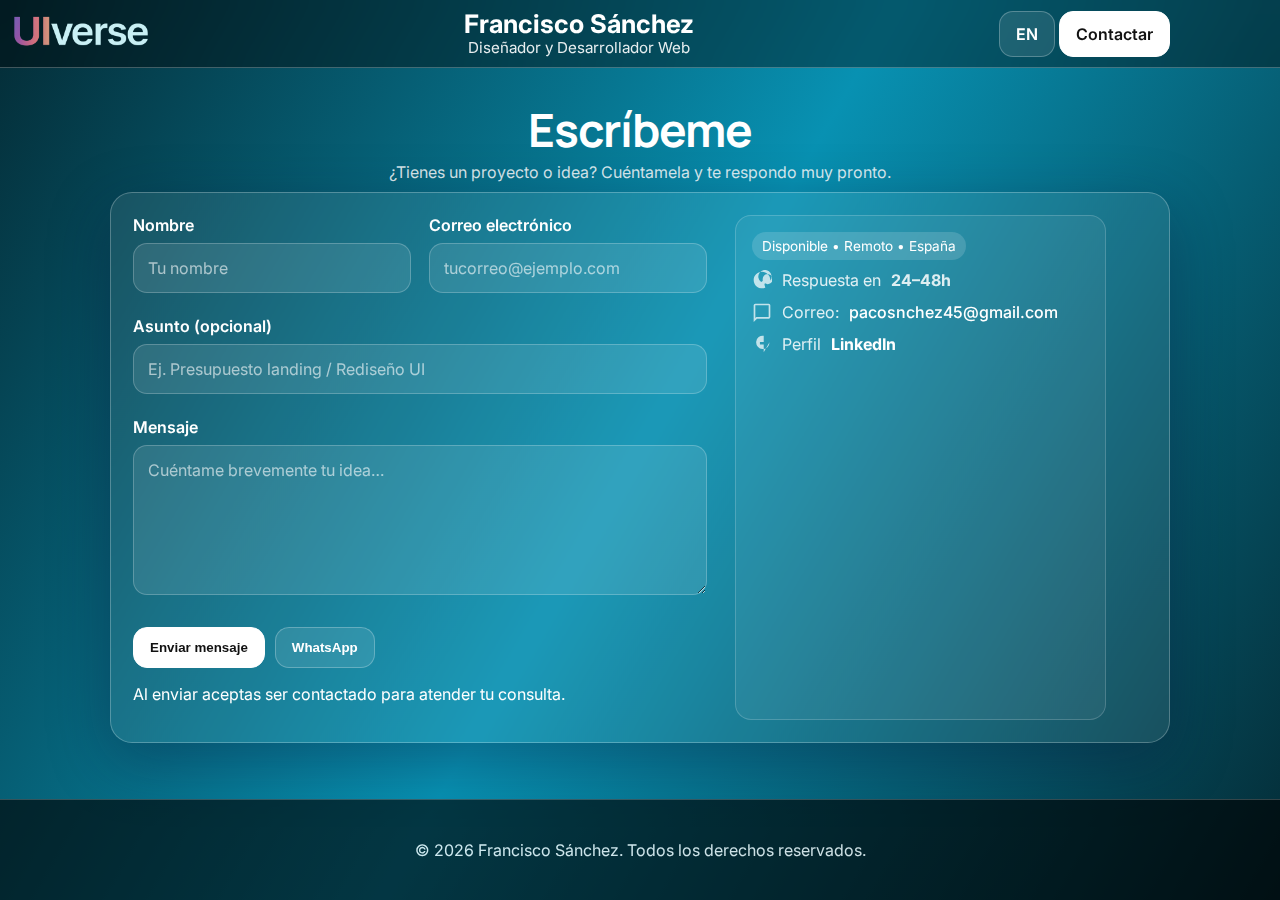
<file: index.html>
<!doctype html>
<html lang="es">
<head>
  <meta charset="utf-8" />
  <meta name="viewport" content="width=device-width, initial-scale=1" />
  <title>Contacto — UIverse</title>

  <!-- Fuentes -->
  <link rel="preconnect" href="https://fonts.googleapis.com">
  <link rel="preconnect" href="https://fonts.gstatic.com" crossorigin>
  <link href="https://fonts.googleapis.com/css2?family=Inter:wght@400;600;800&family=Manrope:wght@600;800&display=swap" rel="stylesheet">

  <!-- CSS local (misma carpeta) -->
  <link rel="stylesheet" href="style.css" />
</head>
<body>
<header class="header">
  <div class="container header-in">
    <!-- Logo -->
    <div class="logo">
      <a href="https://www.uiverse.es/" class="logo-link" rel="noopener noreferrer"></a>
    </div>

    <!-- Nombre + subtítulo -->
    <div class="brand">
      <h1 class="logo_tittle">Francisco Sánchez</h1>
      <div class="logo_subtitle">Diseñador y Desarrollador Web</div>
    </div>

    <!-- Botones derecha -->
    <div class="header-actions">
      <!-- Botón idioma -->
      <a href="index-en.html" class="btn ghost" aria-label="Ver versión en inglés">EN</a>

      <!-- Botón contactar -->
      <a href="mailto:pacosnchez45@gmail.com" class="btn primary" aria-label="Contactar por correo">
        Contactar
      </a>
    </div>
  </div>
</header>

  <main class="container">
    <section class="contact-hero">
      <h2 class="contact-title">Escríbeme</h2>
      <p class="contact-sub">
        ¿Tienes un proyecto o idea? Cuéntamela y te respondo muy pronto.
      </p>
    </section>

    <section class="contact-card">
      <!-- 👇 IMPORTANTE: action = endpoint de Formspree -->
      <form
        id="contactForm"
        action="https://formspree.io/f/mnnlqaoo"
        method="POST"
        novalidate
      >
        <!-- (opcional) asunto por defecto en el correo -->
        <input type="hidden" name="_subject" value="Nuevo mensaje desde contacto.uiverse.es">

        <div class="grid">
          <label class="f-control">
            <span>Nombre</span>
            <input type="text" name="name" placeholder="Tu nombre" required />
            <small class="error"></small>
          </label>

          <label class="f-control">
            <span>Correo electrónico</span>
            <input type="email" name="email" placeholder="tucorreo@ejemplo.com" required />
            <small class="error"></small>
          </label>
        </div>

        <label class="f-control">
          <span>Asunto (opcional)</span>
          <input type="text" name="subject" placeholder="Ej. Presupuesto landing / Rediseño UI" />
          <small class="error"></small>
        </label>

        <label class="f-control">
          <span>Mensaje</span>
          <textarea name="message" rows="6" placeholder="Cuéntame brevemente tu idea…" required></textarea>
          <small class="error"></small>
        </label>

        <div class="actions">
          <button type="submit" class="btn primary">Enviar mensaje</button>
          <button type="button" class="btn ghost" id="btnWhats">WhatsApp</button>
        </div>

        <p class="mini-note">
          Al enviar aceptas ser contactado para atender tu consulta.
        </p>
      </form>

      <aside class="contact-aside">
        <div class="chip">Disponible • Remoto • España</div>
        <ul class="contact-list">
          <li>
            <svg viewBox="0 0 24 24" aria-hidden="true"><path d="M22 12c0-5.52-4.48-10-10-10S2 6.48 2 12a9.99 9.99 0 0 0 13.7 9.29l.3-.13-.94-3.29c-.2-.68.03-1.41.58-1.84a6.01 6.01 0 1 0-2.83-4.96c0 .36.04.72.11 1.07.1.46-.07.93-.44 1.22l-1.49 1.17a8.01 8.01 0 1 1 11.05-1.79c-.29.42-.87.53-1.29.24l-1.25-.85c-.38-.26-.89-.2-1.21.13-.6.63-.99 1.45-1.07 2.35l-.02.35 3.33 1.17A9.98 9.98 0 0 0 22 12Z"/></svg>
            Respuesta en <strong>24–48h</strong>
          </li>
          <li>
            <svg viewBox="0 0 24 24" aria-hidden="true"><path d="M4 4h16v14H5.17L4 19.17V4zm0-2a2 2 0 0 0-2 2v20l4-4h14a2 2 0 0 0 2-2V4a2 2 0 0 0-2-2H4z"/></svg>
            Correo:
            <a href="mailto:pacosnchez45@gmail.com" class="plain-link">pacosnchez45@gmail.com</a>
          </li>
          <li>
            <svg viewBox="0 0 24 24" aria-hidden="true"><path d="M21 10a8 8 0 1 1-6.94-7.95V9.5H9.5v3h4.56V22"/></svg>
            Perfil
            <a href="https://www.linkedin.com/in/francisco-s%C3%A1nchez-s%C3%A1nchez-519868242/"><strong>LinkedIn</strong></a>
          </li>
        </ul>
      </aside>
    </section>
  </main>

  <footer class="footer">
    <div class="container center">
      © <span id="y"></span> Francisco Sánchez. Todos los derechos reservados.
    </div>
  </footer>

  <!-- Toast para mensajes de éxito/error -->
  <div id="toast"></div>

  <!-- JavaScript principal -->
  <script src="app.js"></script>
</body>
</html>
</file>
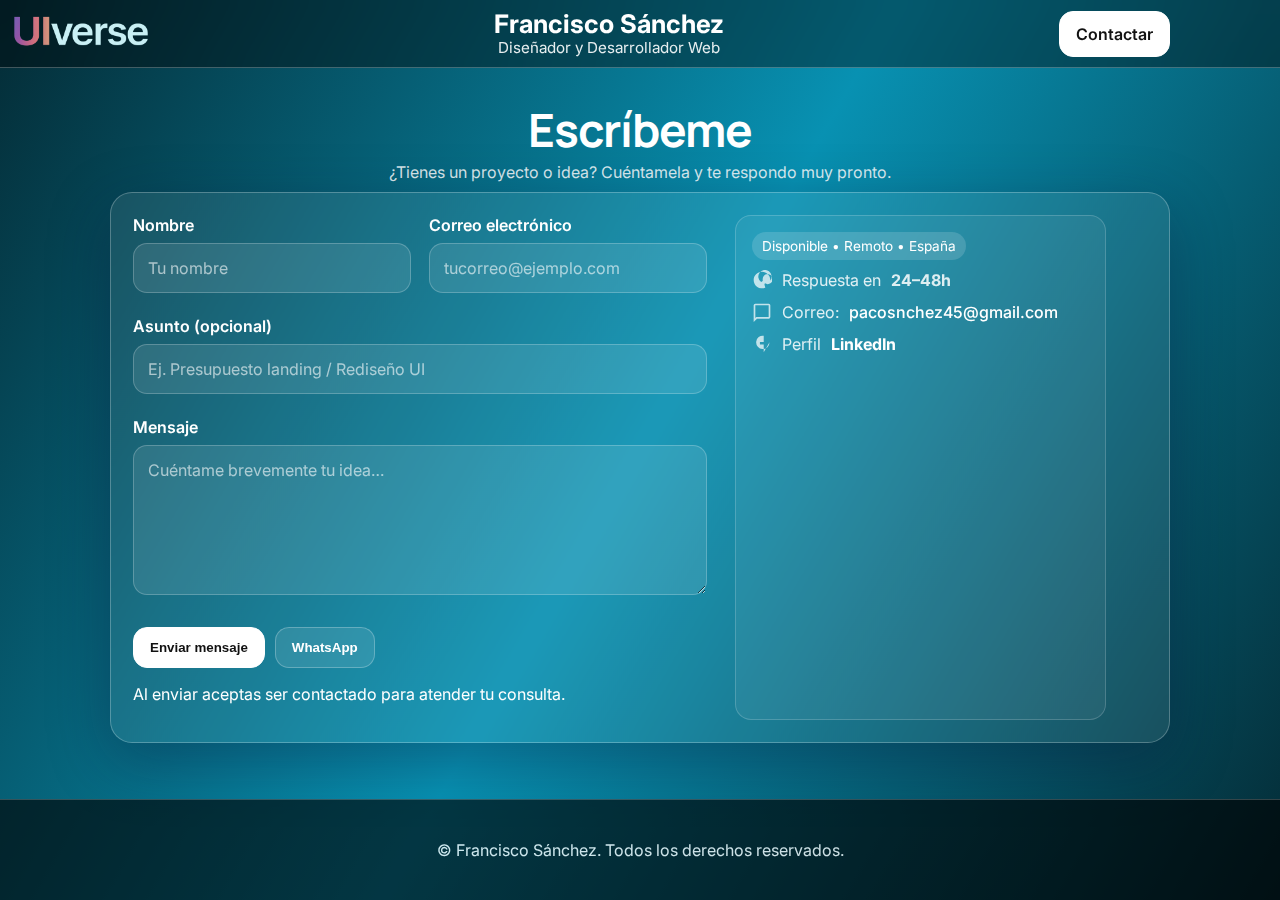
<file: Contacto-Uiverse/index.html>
<!doctype html>
<html lang="es">
<head>
  <meta charset="utf-8" />
  <meta name="viewport" content="width=device-width, initial-scale=1" />
  <title>Contacto — UIverse</title>
  <link rel="stylesheet" href="style.css" />
  <link rel="preconnect" href="https://fonts.googleapis.com">
  <link rel="preconnect" href="https://fonts.gstatic.com" crossorigin>
  <link href="https://fonts.googleapis.com/css2?family=Inter:wght@400;600;800&family=Manrope:wght@600;800&display=swap" rel="stylesheet">
</head>
<body>
  <header class="header">
      <div class="container header-in">
      <div class="logo">
        <a href="https://www.uiverse.es/" class="logo-link" target="_blank" rel="noopener noreferrer">
        </a>
      </div>

      <div class="brand">
        <h1 class="logo_tittle">Francisco Sánchez</h1>
        <div class="logo_subtitle">Diseñador y Desarrollador Web</div>
      </div>

      <a href="mailto:tuemail@dominio.com" class="btn primary" aria-label="Contactar por correo">Contactar</a>
    </div>
  </header>
  <main class="container">
    <section class="contact-hero">
      <h2 class="contact-title">Escríbeme</h2>
      <p class="contact-sub">
        ¿Tienes un proyecto o idea? Cuéntamela y te respondo muy pronto.
      </p>
    </section>

    <section class="contact-card">
      <form id="contactForm" novalidate>
        <div class="grid">
          <label class="f-control">
            <span>Nombre</span>
            <input type="text" name="name" placeholder="Tu nombre" required />
            <small class="error"></small>
          </label>

          <label class="f-control">
            <span>Correo electrónico</span>
            <input type="email" name="email" placeholder="tucorreo@ejemplo.com" required />
            <small class="error"></small>
          </label>
        </div>

        <label class="f-control">
          <span>Asunto (opcional)</span>
          <input type="text" name="subject" placeholder="Ej. Presupuesto landing / Rediseño UI" />
          <small class="error"></small>
        </label>

        <label class="f-control">
          <span>Mensaje</span>
          <textarea name="message" rows="6" placeholder="Cuéntame brevemente tu idea…" required></textarea>
          <small class="error"></small>
        </label>

        <div class="actions">
          <button type="submit" class="btn primary">Enviar mensaje</button>
          <button type="button" class="btn ghost" id="btnWhats">
            WhatsApp
          </button>
        </div>

        <p class="mini-note">
          Al enviar aceptas ser contactado para atender tu consulta.
        </p>
      </form>

      <aside class="contact-aside">
        <div class="chip">Disponible • Remoto • España</div>
        <ul class="contact-list">
          <li>
            <svg viewBox="0 0 24 24" aria-hidden="true"><path d="M22 12c0-5.52-4.48-10-10-10S2 6.48 2 12a9.99 9.99 0 0 0 13.7 9.29l.3-.13-.94-3.29c-.2-.68.03-1.41.58-1.84a6.01 6.01 0 1 0-2.83-4.96c0 .36.04.72.11 1.07.1.46-.07.93-.44 1.22l-1.49 1.17a8.01 8.01 0 1 1 11.05-1.79c-.29.42-.87.53-1.29.24l-1.25-.85c-.38-.26-.89-.2-1.21.13-.6.63-.99 1.45-1.07 2.35l-.02.35 3.33 1.17A9.98 9.98 0 0 0 22 12Z"/></svg>
            Respuesta en <strong>24–48h</strong>
          </li>
          <li>
            <svg viewBox="0 0 24 24" aria-hidden="true"><path d="M4 4h16v14H5.17L4 19.17V4zm0-2a2 2 0 0 0-2 2v20l4-4h14a2 2 0 0 0 2-2V4a2 2 0 0 0-2-2H4z"/></svg>
            Correo: <a href="mailto:tuemail@dominio.com">pacosnchez45@gmail.com</a>
          </li>
          <li>
            <svg viewBox="0 0 24 24" aria-hidden="true"><path d="M21 10a8 8 0 1 1-6.94-7.95V9.5H9.5v3h4.56V22"/></svg>Perfil 
            <a href="https://www.linkedin.com/in/francisco-s%C3%A1nchez-s%C3%A1nchez-519868242/"><strong>LinkedIn</strong></a>
          </li>
        </ul>
      </aside>
    </section>
  </main>
  <footer class="footer">
    <div class="container center">© <span id="y"></span> Francisco Sánchez. Todos los derechos reservados.</div>
  </footer>
</body>
</html>
</file>
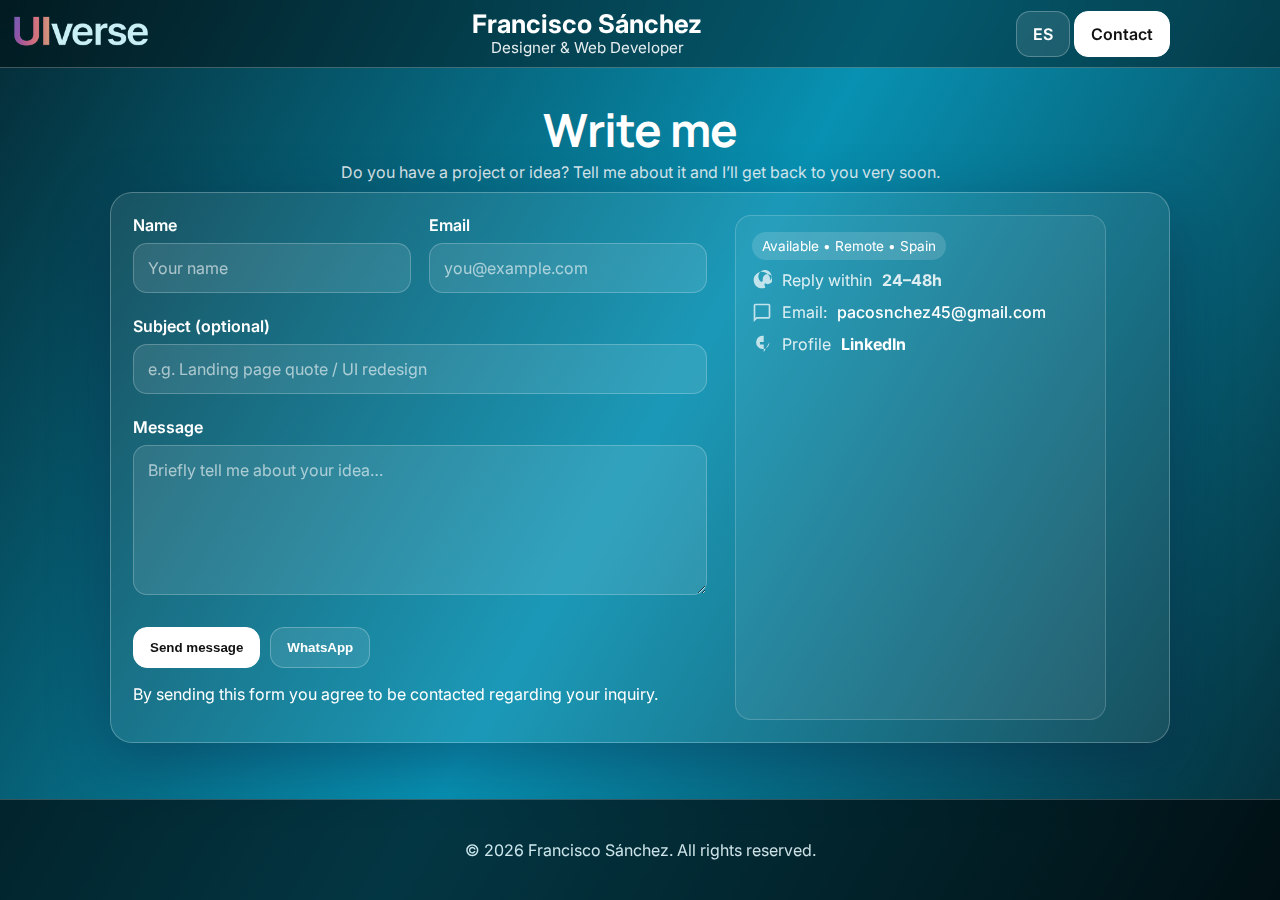
<file: index-en.html>
<!doctype html>
<html lang="en">
<head>
  <meta charset="utf-8" />
  <meta name="viewport" content="width=device-width, initial-scale=1" />
  <title>Contact — UIverse</title>

  <!-- Fonts -->
  <link rel="preconnect" href="https://fonts.googleapis.com">
  <link rel="preconnect" href="https://fonts.gstatic.com" crossorigin>
  <link href="https://fonts.googleapis.com/css2?family=Inter:wght@400;600;800&family=Manrope:wght@600;800&display=swap" rel="stylesheet">

  <!-- Local CSS (same folder) -->
  <link rel="stylesheet" href="style.css" />
</head>
<body>
<header class="header">
  <div class="container header-in">
    <!-- Logo -->
    <div class="logo">
      <a href="https://www.uiverse.es/" class="logo-link"></a>
    </div>

    <!-- Name + subtitle -->
    <div class="brand">
      <h1 class="logo_tittle">Francisco Sánchez</h1>
      <div class="logo_subtitle">Designer &amp; Web Developer</div>
    </div>

    <!-- Right buttons -->
    <div class="header-actions">
      <!-- Language button (back to Spanish contact page) -->
      <a href="index.html" class="btn ghost" aria-label="View Spanish version">ES</a>

      <!-- Contact button -->
      <a href="mailto:pacosnchez45@gmail.com" class="btn primary" aria-label="Contact by email">
        Contact
      </a>
    </div>
  </div>
</header>

<main class="container">
  <section class="contact-hero">
    <h2 class="contact-title">Write me</h2>
    <p class="contact-sub">
      Do you have a project or idea? Tell me about it and I’ll get back to you very soon.
    </p>
  </section>

  <section class="contact-card">
    <!-- IMPORTANT: action = your Formspree endpoint -->
    <form
      id="contactForm"
      action="https://formspree.io/f/mnnlqaoo"
      method="POST"
      novalidate
    >
      <!-- Optional: default subject in the email -->
      <input type="hidden" name="_subject" value="New message from contacto.uiverse.es (EN)">

      <div class="grid">
        <label class="f-control">
          <span>Name</span>
          <input type="text" name="name" placeholder="Your name" required />
          <small class="error"></small>
        </label>

        <label class="f-control">
          <span>Email</span>
          <input type="email" name="email" placeholder="you@example.com" required />
          <small class="error"></small>
        </label>
      </div>

      <label class="f-control">
        <span>Subject (optional)</span>
        <input type="text" name="subject" placeholder="e.g. Landing page quote / UI redesign" />
        <small class="error"></small>
      </label>

      <label class="f-control">
        <span>Message</span>
        <textarea name="message" rows="6" placeholder="Briefly tell me about your idea…" required></textarea>
        <small class="error"></small>
      </label>

      <div class="actions">
        <button type="submit" class="btn primary">Send message</button>
        <button type="button" class="btn ghost" id="btnWhats">WhatsApp</button>
      </div>

      <p class="mini-note">
        By sending this form you agree to be contacted regarding your inquiry.
      </p>
    </form>

    <aside class="contact-aside">
      <div class="chip">Available • Remote • Spain</div>
      <ul class="contact-list">
        <li>
          <svg viewBox="0 0 24 24" aria-hidden="true">
            <path d="M22 12c0-5.52-4.48-10-10-10S2 6.48 2 12a9.99 9.99 0 0 0 13.7 9.29l.3-.13-.94-3.29c-.2-.68.03-1.41.58-1.84a6.01 6.01 0 1 0-2.83-4.96c0 .36.04.72.11 1.07.1.46-.07.93-.44 1.22l-1.49 1.17a8.01 8.01 0 1 1 11.05-1.79c-.29.42-.87.53-1.29.24l-1.25-.85c-.38-.26-.89-.2-1.21.13-.6.63-.99 1.45-1.07 2.35l-.02.35 3.33 1.17A9.98 9.98 0 0 0 22 12Z"/>
          </svg>
          Reply within <strong>24–48h</strong>
        </li>
        <li>
          <svg viewBox="0 0 24 24" aria-hidden="true">
            <path d="M4 4h16v14H5.17L4 19.17V4zm0-2a2 2 0 0 0-2 2v20l4-4h14a2 2 0 0 0 2-2V4a2 2 0 0 0-2-2H4z"/>
          </svg>
          Email:
          <a href="mailto:pacosnchez45@gmail.com" class="plain-link">pacosnchez45@gmail.com</a>
        </li>
        <li>
          <svg viewBox="0 0 24 24" aria-hidden="true">
            <path d="M21 10a8 8 0 1 1-6.94-7.95V9.5H9.5v3h4.56V22"/>
          </svg>
          Profile
          <a href="https://www.linkedin.com/in/francisco-s%C3%A1nchez-s%C3%A1nchez-519868242/"><strong>LinkedIn</strong></a>
        </li>
      </ul>
    </aside>
  </section>
</main>

<footer class="footer">
  <div class="container center">
    © <span id="y"></span> Francisco Sánchez. All rights reserved.
  </div>
</footer>

<!-- Toast for success/error messages -->
<div id="toast"></div>

<!-- Main JavaScript (shared with Spanish version) -->
<script src="app.js"></script>
</body>
</html>
</file>
<file: style.css>
/* =========================
   0) RESET / BASE
   ========================= */
* { box-sizing: border-box; }
html, body { margin: 0; }

body{
  font-family: Inter, system-ui, -apple-system, Segoe UI, Roboto, Arial, sans-serif;
  color: var(--text);
  background: linear-gradient(120deg, var(--bg1), var(--bg3), var(--bg1)) fixed;
  min-height: 100dvh;
}

/* =========================
   1) TOKENS
   ========================= */
:root{
  /* Gradiente */
  --bg1: #042b35;
  --bg3: #0891b2;

  /* Superficies */
  --card:   rgba(255,255,255,.10);
  --border: rgba(255,255,255,.25);
  --chip:   rgba(255,255,255,.15);

  /* Tipografía */
  --text:   #fff;
  --muted:  rgba(255,255,255,.85);

  /* Acentos */
  --accent1: #fbbf24;
  --accent2: #fb7185;

  /* Dimensiones */
  --radius: 18px;
  --gap: 18px;
}

/* =========================
   2) UTILIDADES / LAYOUT
   ========================= */
.container{
  max-width: 1100px;
  margin: auto;
  padding: 0 20px;
}

.grid2{
  display: grid;
  gap: 28px;
  grid-template-columns: 1.1fr .9fr;
}

.center { text-align: center; }

/* Tipos rápidos */
.logo_tittle{ font-size: 2rem; font-family: 'Inter', sans-serif; }
.logo_subtitle{ opacity:.85; font-size: 1.1rem; }
.proyectos_title{ font-size: 2rem; font-family: 'Manrope', sans-serif; }

/* =========================
   3) HEADER
   ========================= */
.header{
  min-height: 68px; /* alto fijo del header */
  display: flex;
  align-items: center;          /* centra todos verticalmente */
  justify-content: center;      /* centra el contenido del contenedor interior */
  backdrop-filter: blur(10px);
  background: rgba(0, 0, 0, .38);
  border-bottom: 1px solid var(--border);
}

.header-in{
  display: grid;
  grid-template-columns: auto 1fr auto;
  align-items: center;          /* <-- alinea logo, texto y botón verticalmente */
  width: 100%;
  max-width: 1100px;
  margin: 0 auto;
  padding: 0 20px;
}

/* Marca / logo */
.logo{
  width: 3rem; height: 3rem; flex-shrink: 0;
  border-radius: 12px;
  background: url("../img/logoheader.png") center/contain no-repeat;
  transform: scale(5) translateX(-30px);
  transform-origin: left center;
}

.logo-link {
  display: flex;
  align-items: center;
  justify-content: center;
  height: 60%;
  width: 90%;
}

/* apilar título y subtítulo */
.brand{
  margin-left: 0;                 /* anula el 110px heredado */
  display: flex;
  flex-direction: column;         /* <-- columna */
  align-items: center;            /* centrados */
  gap: 2px;
  flex: 1;
  text-align: center;
}

/* Título centrado en header */
.logo_tittle{
  position: static;
  transform: none;
  width: auto;
  margin: 0;
  font-size: clamp(1.1rem, 2.2vw, 1.6rem);
  line-height: 1.1;
}

.logo_subtitle{
  position: static;
  transform: none;
  margin: 0;
  font-size: .95rem;
  opacity: .9;
  line-height: 1.1;
}

/* Botón */
.btn{
  display: inline-flex; gap:8px; align-items: center;
  padding:12px 16px;
  border-radius: 14px;
  border:1px solid var(--border);
  color: var(--text);
  font-weight: 600;
  text-decoration: none;
}
.btn.primary{ background:#fff; color:#111; border-color:#fff; }
.btn.ghost{ background: rgba(255,255,255,.10); }

/* Chips / badges */
.badge{
  display: inline-flex;
  padding: 6px 10px;
  border-radius: 999px;
  background: var(--chip);
  font-size: .75rem;
  margin-right: 8px;
}

body {
  display: flex;
  flex-direction: column;
}

main {
  flex: 1; /* ocupa todo el espacio vertical disponible */
}

/* ===== Hero de contacto ===== */
.contact-hero{ text-align:center; margin:38px 0 10px }
.contact-title{
  font-family:"Manrope", Inter, sans-serif;
  font-size: clamp(28px, 5vw, 46px);
  line-height:1.05; letter-spacing:-.02em; margin:0 0 8px;
}
.contact-sub{ margin:0 auto 10px; max-width:720px; color:var(--muted) }

/* ===== Card formulario (glassmorphism) ===== */
.contact-card{
  display:grid; grid-template-columns: 1.1fr .9fr; gap:28px;
  background:rgba(255,255,255,.08); border:1px solid var(--border);
  border-radius: calc(var(--radius) + 4px); padding:22px;
  backdrop-filter: blur(6px);
  box-shadow: 0 18px 60px rgba(12,22,58,.35);
}
@media (max-width: 920px){ .contact-card{ grid-template-columns: 1fr } }

.grid{ display:grid; grid-template-columns:1fr 1fr; gap:var(--gap) }
@media (max-width: 680px){ .grid{ grid-template-columns:1fr } }

.f-control{ display:flex; flex-direction:column; gap:8px }
.f-control > span{ font-weight:600 }
.f-control input,
.f-control textarea{
  background: rgba(255,255,255,.10);
  color:var(--text);
  border:1px solid rgba(255,255,255,.22);
  border-radius:14px; padding:14px 14px;
  outline:none; font: inherit;
  transition: border-color .2s, background .2s, box-shadow .2s;
}
.f-control input::placeholder,
.f-control textarea::placeholder{ color:rgba(255,255,255,.6) }
.f-control input:focus,
.f-control textarea:focus{
  border-color: rgba(255,255,255,.4);
  background: rgba(255,255,255,.14);
  box-shadow: 0 0 0 4px rgba(255,255,255,.08);
}
.f-control small.error{ color:#ffd1d1; min-height:1.1em }

.actions{ display:flex; gap:10px; margin-top:10px; flex-wrap:wrap }
.actions .btn{ border-radius:14px }
.actions .btn.primary{ background:#fff; color:#111 }
.actions .btn.ghost{ background:rgba(255,255,255,.10) }

/* Lateral informativo */
.contact-aside{
  background: rgba(255,255,255,.06);
  border:1px solid rgba(255,255,255,.18);
  border-radius:16px; padding:16px;
}
.chip{
  display:inline-block; padding:6px 10px; border-radius:999px;
  background:var(--chip); font-size:.85rem; margin-bottom:10px;
}
.contact-list{ list-style:none; padding:0; margin:0; display:grid; gap:12px }
.contact-list li{ display:flex; align-items:flex-start; gap:10px; color:var(--muted) }
.contact-list svg{ width:20px; height:20px; flex:0 0 20px; fill:currentColor; opacity:.85 }

.contact-list a {
  color: var(--text);             /* mismo color blanco que el resto del texto */
  text-decoration: none;          /* sin subrayado */
  font-weight: 500;               /* ligera negrita para que resalte un poco */
  transition: color .2s ease;     /* animación suave al pasar el ratón */
}

.contact-list a:hover {
  color: var(--muted);            /* tono más suave al pasar el ratón */
}

.footer{
  opacity:.8;
  border-top:1px solid var(--border);
  padding:40px 0;
  background: rgba(0,0,0,.78);
  text-align: center;
}

/* Toast */
#toast{
  position: fixed; inset: auto 20px 20px auto;
  background: rgba(0,0,0,.75); color:#fff; padding:12px 14px;
  border-radius:12px; border:1px solid rgba(255,255,255,.2);
  transform: translateY(12px); opacity:0; pointer-events:none;
  transition: .3s ease; z-index: 30;
}
#toast.show{ opacity:1; transform: translateY(0) }

/* ===== Header móvil bonito ===== */
@media (max-width: 640px){
  .header-in{
    display:grid;
    grid-template-columns: 40px 1fr 40px;
    align-items:center; gap:10px;
    padding:12px 14px;
  }
  .logo{ width:32px;height:32px; transform:none; background-size:contain; justify-self:start }
  .brand{ margin-left:0; display:flex; flex-direction:column; align-items:center; gap:2px }
  .logo_tittle{ position:static; transform:none; margin:0; text-align:center; font-size:1.2rem }
  .logo_subtitle{ margin:0; text-align:center; font-size:.95rem }

  .header-in .btn{
    justify-self:end; width:40px; height:40px; padding:0; border-radius:999px;
    display:block; position:relative; background: rgba(255,255,255,.08);
    border:1px solid var(--border); backdrop-filter: blur(4px);
    font-size:0; white-space:nowrap;
  }
  .header-in .btn::before{
    content:""; position:absolute; top:50%; left:50%; width:20px; height:20px;
    transform: translate(-50%, -50%);
    background: center/contain no-repeat
      url("data:image/svg+xml,%3Csvg xmlns='http://www.w3.org/2000/svg' viewBox='0 0 24 24' fill='none' stroke='white' stroke-width='2' stroke-linecap='round' stroke-linejoin='round'%3E%3Crect x='3' y='5' width='18' height='14' rx='2' ry='2'/%3E%3Cpolyline points='3,7 12,13 21,7'/%3E%3C/svg%3E");
  }
}
</file>
<file: Contacto-Uiverse/style.css>
/* =========================
   0) RESET / BASE
   ========================= */
* { box-sizing: border-box; }
html, body { margin: 0; }

body{
  font-family: Inter, system-ui, -apple-system, Segoe UI, Roboto, Arial, sans-serif;
  color: var(--text);
  background: linear-gradient(120deg, var(--bg1), var(--bg3), var(--bg1)) fixed;
  min-height: 100dvh;
}

/* =========================
   1) TOKENS
   ========================= */
:root{
  /* Gradiente */
  --bg1: #042b35;
  --bg3: #0891b2;

  /* Superficies */
  --card:   rgba(255,255,255,.10);
  --border: rgba(255,255,255,.25);
  --chip:   rgba(255,255,255,.15);

  /* Tipografía */
  --text:   #fff;
  --muted:  rgba(255,255,255,.85);

  /* Acentos */
  --accent1: #fbbf24;
  --accent2: #fb7185;

  /* Dimensiones */
  --radius: 18px;
  --gap: 18px;
}

/* =========================
   2) UTILIDADES / LAYOUT
   ========================= */
.container{
  max-width: 1100px;
  margin: auto;
  padding: 0 20px;
}

.grid2{
  display: grid;
  gap: 28px;
  grid-template-columns: 1.1fr .9fr;
}

.center { text-align: center; }

/* Tipos rápidos */
.logo_tittle{ font-size: 2rem; font-family: 'Inter', sans-serif; }
.logo_subtitle{ opacity:.85; font-size: 1.1rem; }
.proyectos_title{ font-size: 2rem; font-family: 'Manrope', sans-serif; }

/* =========================
   3) HEADER
   ========================= */
.header{
  min-height: 68px; /* alto fijo del header */
  display: flex;
  align-items: center;          /* centra todos verticalmente */
  justify-content: center;      /* centra el contenido del contenedor interior */
  backdrop-filter: blur(10px);
  background: rgba(0, 0, 0, .38);
  border-bottom: 1px solid var(--border);
}

.header-in{
  display: grid;
  grid-template-columns: auto 1fr auto;
  align-items: center;          /* <-- alinea logo, texto y botón verticalmente */
  width: 100%;
  max-width: 1100px;
  margin: 0 auto;
  padding: 0 20px;
}

/* Marca / logo */
.logo{
  width: 3rem; height: 3rem; flex-shrink: 0;
  border-radius: 12px;
  background: url("../img/logoheader.png") center/contain no-repeat;
  transform: scale(5) translateX(-30px);
  transform-origin: left center;
}

.logo-link {
  display: flex;
  align-items: center;
  justify-content: center;
  height: 60%;
  width: 90%;
}

/* apilar título y subtítulo */
.brand{
  margin-left: 0;                 /* anula el 110px heredado */
  display: flex;
  flex-direction: column;         /* <-- columna */
  align-items: center;            /* centrados */
  gap: 2px;
  flex: 1;
  text-align: center;
}

/* Título centrado en header */
.logo_tittle{
  position: static;
  transform: none;
  width: auto;
  margin: 0;
  font-size: clamp(1.1rem, 2.2vw, 1.6rem);
  line-height: 1.1;
}

.logo_subtitle{
  position: static;
  transform: none;
  margin: 0;
  font-size: .95rem;
  opacity: .9;
  line-height: 1.1;
}

/* Botón */
.btn{
  display: inline-flex; gap:8px; align-items: center;
  padding:12px 16px;
  border-radius: 14px;
  border:1px solid var(--border);
  color: var(--text);
  font-weight: 600;
  text-decoration: none;
}
.btn.primary{ background:#fff; color:#111; border-color:#fff; }
.btn.ghost{ background: rgba(255,255,255,.10); }

/* Chips / badges */
.badge{
  display: inline-flex;
  padding: 6px 10px;
  border-radius: 999px;
  background: var(--chip);
  font-size: .75rem;
  margin-right: 8px;
}

body {
  display: flex;
  flex-direction: column;
}

main {
  flex: 1; /* ocupa todo el espacio vertical disponible */
}

/* ===== Hero de contacto ===== */
.contact-hero{ text-align:center; margin:38px 0 10px }
.contact-title{
  font-family:"Manrope", Inter, sans-serif;
  font-size: clamp(28px, 5vw, 46px);
  line-height:1.05; letter-spacing:-.02em; margin:0 0 8px;
}
.contact-sub{ margin:0 auto 10px; max-width:720px; color:var(--muted) }

/* ===== Card formulario (glassmorphism) ===== */
.contact-card{
  display:grid; grid-template-columns: 1.1fr .9fr; gap:28px;
  background:rgba(255,255,255,.08); border:1px solid var(--border);
  border-radius: calc(var(--radius) + 4px); padding:22px;
  backdrop-filter: blur(6px);
  box-shadow: 0 18px 60px rgba(12,22,58,.35);
}
@media (max-width: 920px){ .contact-card{ grid-template-columns: 1fr } }

.grid{ display:grid; grid-template-columns:1fr 1fr; gap:var(--gap) }
@media (max-width: 680px){ .grid{ grid-template-columns:1fr } }

.f-control{ display:flex; flex-direction:column; gap:8px }
.f-control > span{ font-weight:600 }
.f-control input,
.f-control textarea{
  background: rgba(255,255,255,.10);
  color:var(--text);
  border:1px solid rgba(255,255,255,.22);
  border-radius:14px; padding:14px 14px;
  outline:none; font: inherit;
  transition: border-color .2s, background .2s, box-shadow .2s;
}
.f-control input::placeholder,
.f-control textarea::placeholder{ color:rgba(255,255,255,.6) }
.f-control input:focus,
.f-control textarea:focus{
  border-color: rgba(255,255,255,.4);
  background: rgba(255,255,255,.14);
  box-shadow: 0 0 0 4px rgba(255,255,255,.08);
}
.f-control small.error{ color:#ffd1d1; min-height:1.1em }

.actions{ display:flex; gap:10px; margin-top:10px; flex-wrap:wrap }
.actions .btn{ border-radius:14px }
.actions .btn.primary{ background:#fff; color:#111 }
.actions .btn.ghost{ background:rgba(255,255,255,.10) }

/* Lateral informativo */
.contact-aside{
  background: rgba(255,255,255,.06);
  border:1px solid rgba(255,255,255,.18);
  border-radius:16px; padding:16px;
}
.chip{
  display:inline-block; padding:6px 10px; border-radius:999px;
  background:var(--chip); font-size:.85rem; margin-bottom:10px;
}
.contact-list{ list-style:none; padding:0; margin:0; display:grid; gap:12px }
.contact-list li{ display:flex; align-items:flex-start; gap:10px; color:var(--muted) }
.contact-list svg{ width:20px; height:20px; flex:0 0 20px; fill:currentColor; opacity:.85 }

.contact-list a {
  color: var(--text);             /* mismo color blanco que el resto del texto */
  text-decoration: none;          /* sin subrayado */
  font-weight: 500;               /* ligera negrita para que resalte un poco */
  transition: color .2s ease;     /* animación suave al pasar el ratón */
}

.contact-list a:hover {
  color: var(--muted);            /* tono más suave al pasar el ratón */
}

.footer{
  opacity:.8;
  border-top:1px solid var(--border);
  padding:40px 0;
  background: rgba(0,0,0,.78);
  text-align: center;
}

/* Toast */
#toast{
  position: fixed; inset: auto 20px 20px auto;
  background: rgba(0,0,0,.75); color:#fff; padding:12px 14px;
  border-radius:12px; border:1px solid rgba(255,255,255,.2);
  transform: translateY(12px); opacity:0; pointer-events:none;
  transition: .3s ease; z-index: 30;
}
#toast.show{ opacity:1; transform: translateY(0) }

/* ===== Header móvil bonito ===== */
@media (max-width: 640px){
  .header-in{
    display:grid;
    grid-template-columns: 40px 1fr 40px;
    align-items:center; gap:10px;
    padding:12px 14px;
  }
  .logo{ width:32px;height:32px; transform:none; background-size:contain; justify-self:start }
  .brand{ margin-left:0; display:flex; flex-direction:column; align-items:center; gap:2px }
  .logo_tittle{ position:static; transform:none; margin:0; text-align:center; font-size:1.2rem }
  .logo_subtitle{ margin:0; text-align:center; font-size:.95rem }

  .header-in .btn{
    justify-self:end; width:40px; height:40px; padding:0; border-radius:999px;
    display:block; position:relative; background: rgba(255,255,255,.08);
    border:1px solid var(--border); backdrop-filter: blur(4px);
    font-size:0; white-space:nowrap;
  }
  .header-in .btn::before{
    content:""; position:absolute; top:50%; left:50%; width:20px; height:20px;
    transform: translate(-50%, -50%);
    background: center/contain no-repeat
      url("data:image/svg+xml,%3Csvg xmlns='http://www.w3.org/2000/svg' viewBox='0 0 24 24' fill='none' stroke='white' stroke-width='2' stroke-linecap='round' stroke-linejoin='round'%3E%3Crect x='3' y='5' width='18' height='14' rx='2' ry='2'/%3E%3Cpolyline points='3,7 12,13 21,7'/%3E%3C/svg%3E");
  }
}
</file>
